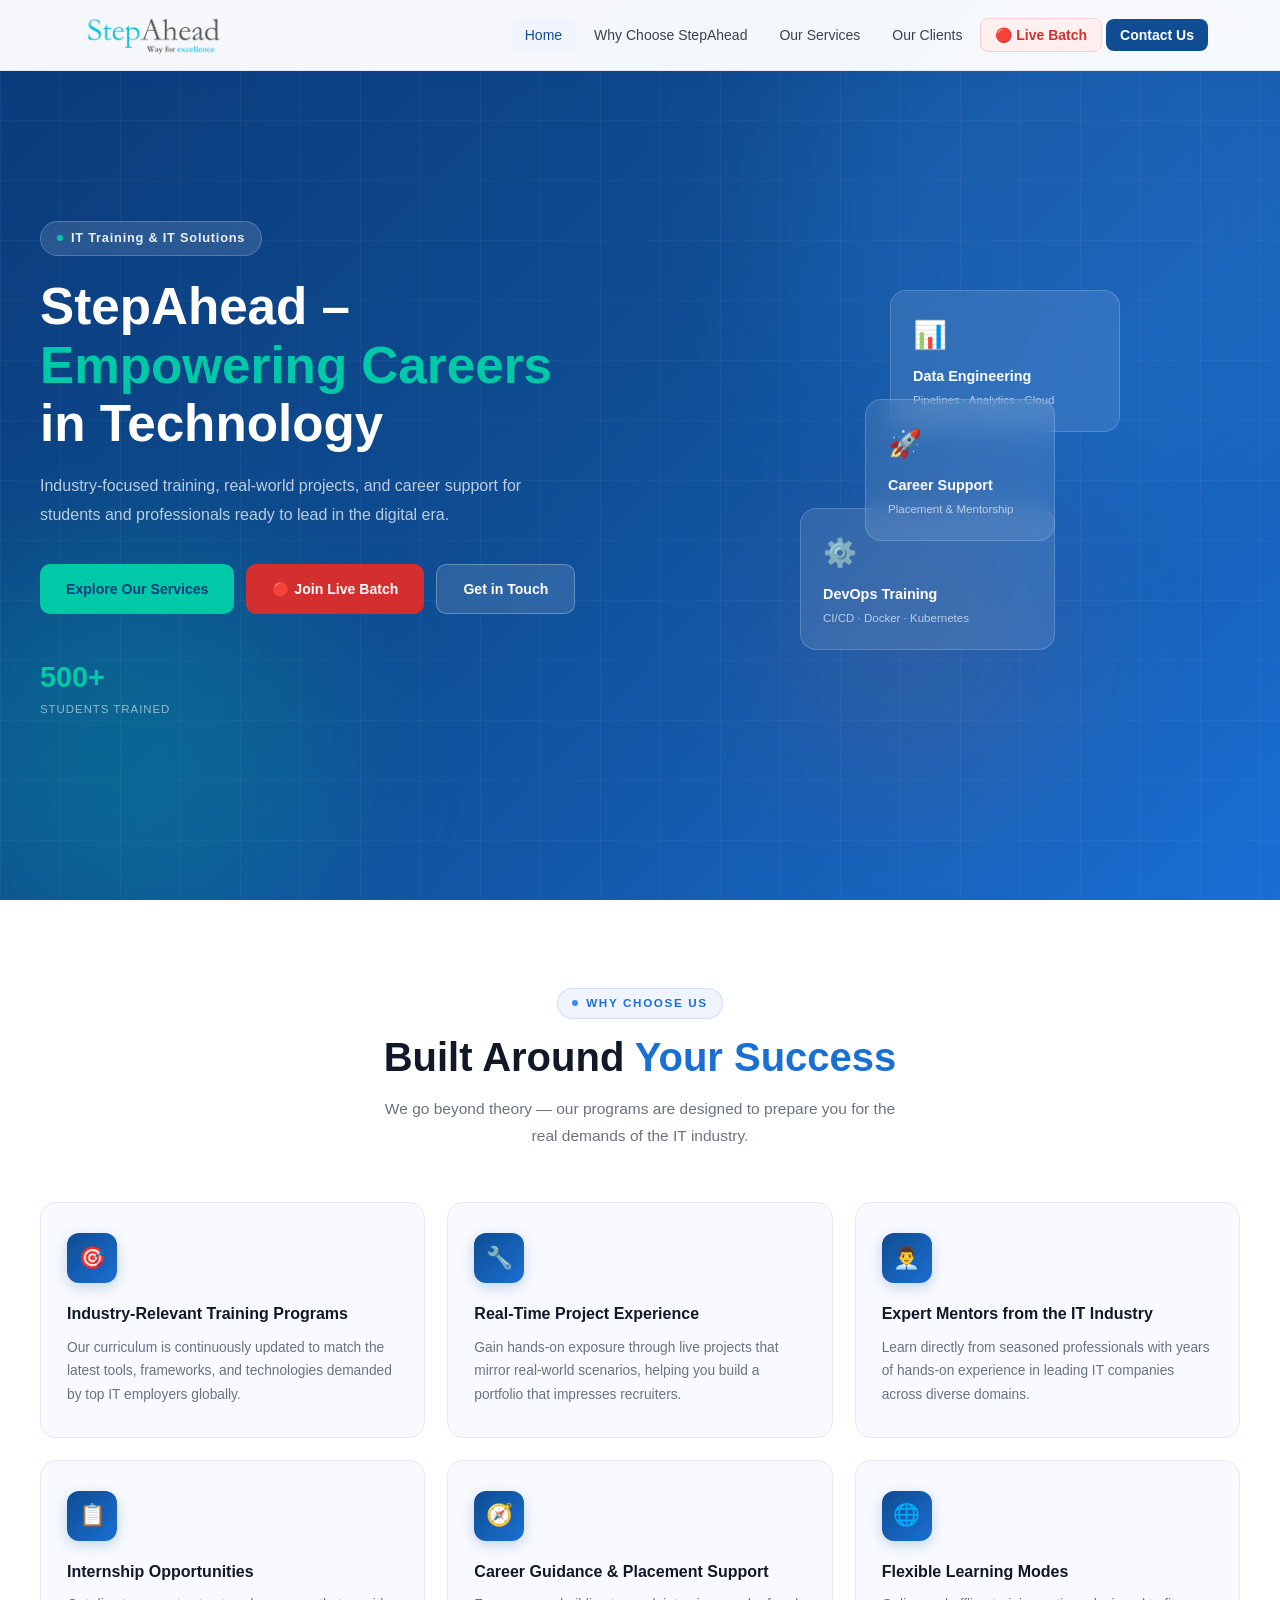
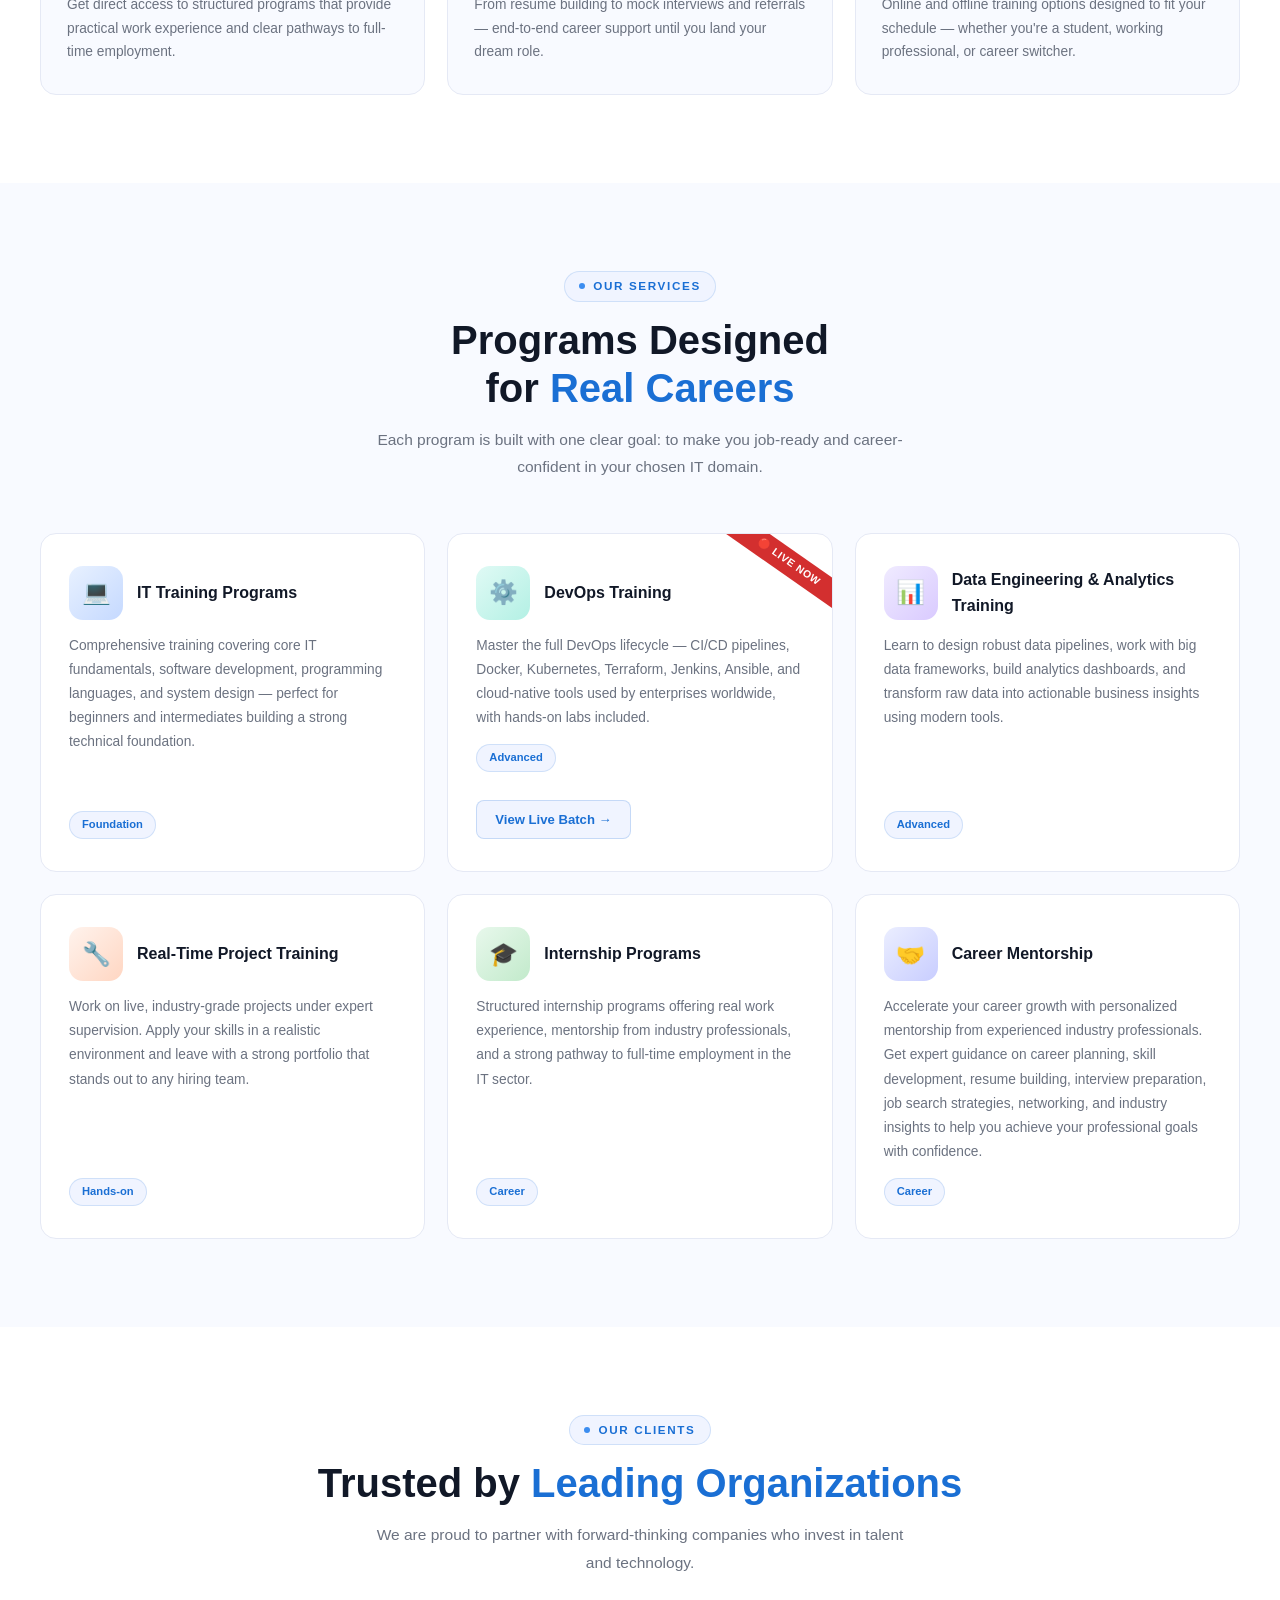
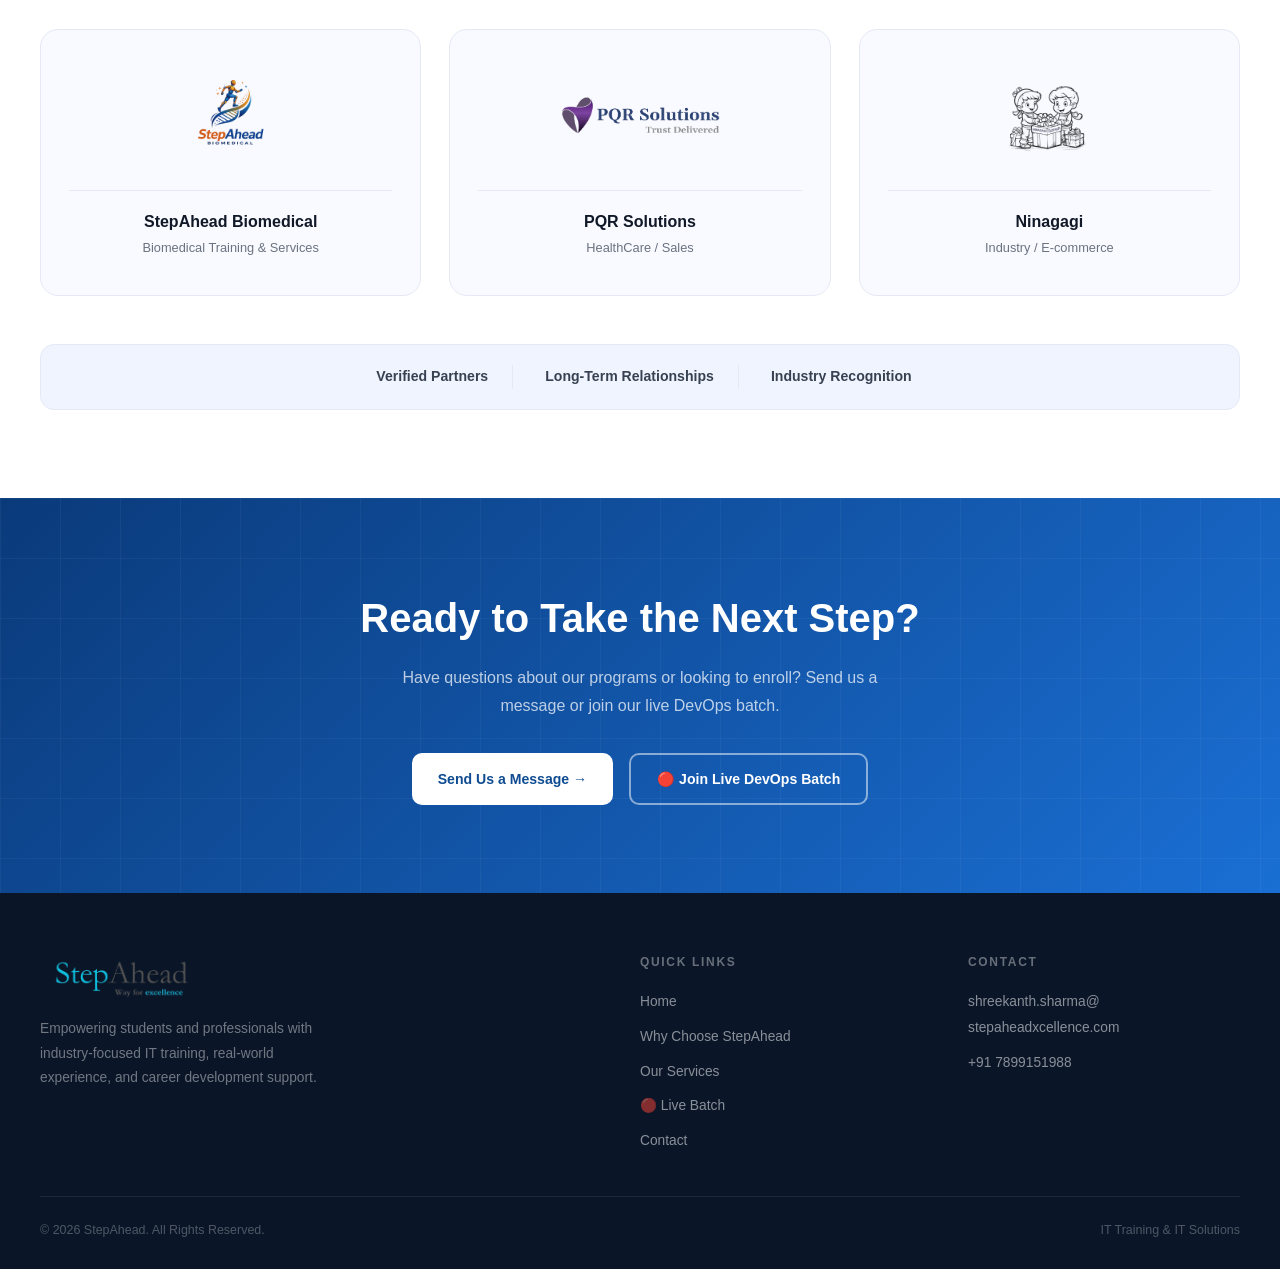
<file: index.html>
<!DOCTYPE html>
<html lang="en">
<head>
  <meta charset="UTF-8" />
  <meta name="viewport" content="width=device-width, initial-scale=1.0" />
  <title>StepAhead – Way for Excellence</title>
  <link rel="icon" href="Images/SAlogo.png">
  <link href="https://fonts.googleapis.com/css2?family=Inter:wght@300;400;500;600;700;800&family=Clash+Display:wght@500;600;700&display=swap" rel="stylesheet">
  <link rel="stylesheet" href="style.css" />
  <script src="https://checkout.razorpay.com/v1/checkout.js"></script>
</head>
<body>

  <nav>
    <div class="nav-inner">
      <a class="logo" href="#" onclick="showPage('home'); return false;">
        <img src="Images/stepahead_logo.png" class="logo-img">
      </a>
      <ul class="nav-links">
        <li><a href="#" onclick="showPage('home'); return false;" data-page="home" class="current">Home</a></li>
        <li><a href="#" onclick="showPage('home', 'why'); return false;" data-page="home">Why Choose StepAhead</a></li>
        <li><a href="#" onclick="showPage('home', 'services'); return false;" data-page="home">Our Services</a></li>
        <li><a href="#" onclick="showPage('home', 'clients'); return false;" data-page="home">Our Clients</a></li>
        <li><a href="#" onclick="showPage('livebatch'); return false;" data-page="livebatch" class="nav-live">&#128308; Live Batch</a></li>
        <li><a href="#" onclick="showPage('contact'); return false;" data-page="contact" class="nav-cta">Contact Us</a></li>
      </ul>
      <button class="hamburger" id="hamburger" onclick="toggleMobile()" aria-label="Menu">
        <span></span><span></span><span></span>
      </button>
    </div>
  </nav>

  <div class="mobile-menu" id="mobileMenu">
    <ul>
      <li><a href="#" onclick="showPage('home'); toggleMobile(); return false;">Home</a></li>
      <li><a href="#" onclick="showPage('home', 'why'); toggleMobile(); return false;">Why Choose StepAhead</a></li>
      <li><a href="#" onclick="showPage('home', 'services'); toggleMobile(); return false;">Our Services</a></li>
      <li><a href="#" onclick="showPage('home', 'clients'); toggleMobile(); return false;">Our Clients</a></li>
      <li><a href="#" onclick="showPage('livebatch'); toggleMobile(); return false;">&#128308; Live Batch</a></li>
      <li><a href="#" onclick="showPage('contact'); toggleMobile(); return false;">Contact Us</a></li>
    </ul>
  </div>

  <!-- HOME PAGE -->
  <div id="home" class="page active">
    <section class="hero">
      <div class="hero-blobs"><div class="blob blob-1"></div><div class="blob blob-2"></div><div class="blob blob-3"></div></div>
      <div class="hero-grid"></div>
      <div class="hero-inner container">
        <div class="hero-content">
          <div class="hero-tag"><span class="hero-tag-dot"></span>IT Training &amp; IT Solutions</div>
          <h1>StepAhead –<br><span>Empowering Careers</span><br>in Technology</h1>
          <p>Industry-focused training, real-world projects, and career support for students and professionals ready to lead in the digital era.</p>
          <div class="hero-btns">
            <a href="#" class="btn btn-primary" onclick="showPage('home', 'services'); return false;">Explore Our Services</a>
            <a href="#" class="btn btn-live pulse-btn" onclick="showPage('livebatch'); return false;">&#128308; Join Live Batch</a>
            <a href="#" class="btn btn-secondary" onclick="showPage('contact'); return false;">Get in Touch</a>
          </div>
          <div class="hero-stats">
            <div class="hstat"><div class="hstat-num">500+</div><div class="hstat-label">Students Trained</div></div>
          </div>
        </div>
        <div class="hero-visual">
          <div class="hero-cards-stack">
            <div class="hcard hcard-1"><div class="hcard-icon">&#9881;&#65039;</div><div class="hcard-title">DevOps Training</div><div class="hcard-sub">CI/CD · Docker · Kubernetes</div></div>
            <div class="hcard hcard-2"><div class="hcard-icon">&#128202;</div><div class="hcard-title">Data Engineering</div><div class="hcard-sub">Pipelines · Analytics · Cloud</div></div>
            <div class="hcard hcard-3"><div class="hcard-icon">&#128640;</div><div class="hcard-title">Career Support</div><div class="hcard-sub">Placement &amp; Mentorship</div></div>
          </div>
        </div>
      </div>
    </section>

    <section class="why-section" id="why">
      <div class="container">
        <div class="section-header text-center fade-up">
          <div class="section-label">Why Choose Us</div>
          <h2 class="section-title">Built Around <span>Your Success</span></h2>
          <p class="section-sub">We go beyond theory — our programs are designed to prepare you for the real demands of the IT industry.</p>
        </div>
        <div class="why-grid">
          <div class="why-card fade-up"><div class="why-icon">&#127919;</div><h3>Industry-Relevant Training Programs</h3><p>Our curriculum is continuously updated to match the latest tools, frameworks, and technologies demanded by top IT employers globally.</p></div>
          <div class="why-card fade-up"><div class="why-icon">&#128295;</div><h3>Real-Time Project Experience</h3><p>Gain hands-on exposure through live projects that mirror real-world scenarios, helping you build a portfolio that impresses recruiters.</p></div>
          <div class="why-card fade-up"><div class="why-icon">&#128104;&#8205;&#128188;</div><h3>Expert Mentors from the IT Industry</h3><p>Learn directly from seasoned professionals with years of hands-on experience in leading IT companies across diverse domains.</p></div>
          <div class="why-card fade-up"><div class="why-icon">&#128203;</div><h3>Internship Opportunities</h3><p>Get direct access to structured programs that provide practical work experience and clear pathways to full-time employment.</p></div>
          <div class="why-card fade-up"><div class="why-icon">&#129517;</div><h3>Career Guidance &amp; Placement Support</h3><p>From resume building to mock interviews and referrals — end-to-end career support until you land your dream role.</p></div>
          <div class="why-card fade-up"><div class="why-icon">&#127760;</div><h3>Flexible Learning Modes</h3><p>Online and offline training options designed to fit your schedule — whether you're a student, working professional, or career switcher.</p></div>
        </div>
      </div>
    </section>

    <section class="services-section" id="services">
      <div class="container">
        <div class="section-header text-center fade-up">
          <div class="section-label">Our Services</div>
          <h2 class="section-title">Programs Designed<br>for <span>Real Careers</span></h2>
          <p class="section-sub">Each program is built with one clear goal: to make you job-ready and career-confident in your chosen IT domain.</p>
        </div>
        <div class="services-grid">
          <div class="service-card fade-up">
            <div class="service-header"><div class="service-icon-wrap si-blue">&#128187;</div><h3>IT Training Programs</h3></div>
            <p>Comprehensive training covering core IT fundamentals, software development, programming languages, and system design — perfect for beginners and intermediates building a strong technical foundation.</p>
            <span class="service-tag">Foundation</span>
          </div>
          <div class="service-card fade-up" style="position:relative;overflow:hidden;">
            <div class="live-badge-corner">&#128308; LIVE NOW</div>
            <div class="service-header"><div class="service-icon-wrap si-teal">&#9881;&#65039;</div><h3>DevOps Training</h3></div>
            <p>Master the full DevOps lifecycle — CI/CD pipelines, Docker, Kubernetes, Terraform, Jenkins, Ansible, and cloud-native tools used by enterprises worldwide, with hands-on labs included.</p>
            <span class="service-tag">Advanced</span>
            <div style="margin-top:14px;"><a href="#" onclick="showPage('livebatch'); return false;" class="btn-know-more">View Live Batch &#8594;</a></div>
          </div>
          <div class="service-card fade-up">
            <div class="service-header"><div class="service-icon-wrap si-purple">&#128202;</div><h3>Data Engineering &amp; Analytics Training</h3></div>
            <p>Learn to design robust data pipelines, work with big data frameworks, build analytics dashboards, and transform raw data into actionable business insights using modern tools.</p>
            <span class="service-tag">Advanced</span>
          </div>
          <div class="service-card fade-up">
            <div class="service-header"><div class="service-icon-wrap si-orange">&#128295;</div><h3>Real-Time Project Training</h3></div>
            <p>Work on live, industry-grade projects under expert supervision. Apply your skills in a realistic environment and leave with a strong portfolio that stands out to any hiring team.</p>
            <span class="service-tag">Hands-on</span>
          </div>
          <div class="service-card fade-up">
            <div class="service-header"><div class="service-icon-wrap si-green">&#127891;</div><h3>Internship Programs</h3></div>
            <p>Structured internship programs offering real work experience, mentorship from industry professionals, and a strong pathway to full-time employment in the IT sector.</p>
            <span class="service-tag">Career</span>
          </div>
          <div class="service-card fade-up">
            <div class="service-header"><div class="service-icon-wrap si-indigo">&#129309;</div><h3>Career Mentorship</h3></div>
            <p>Accelerate your career growth with personalized mentorship from experienced industry professionals. Get expert guidance on career planning, skill development, resume building, interview preparation, job search strategies, networking, and industry insights to help you achieve your professional goals with confidence.</p>
            <span class="service-tag">Career</span>
          </div>
        </div>
      </div>
    </section>

    <section class="clients-section" id="clients">
      <div class="container">
        <div class="section-header text-center fade-up">
          <div class="section-label">Our Clients</div>
          <h2 class="section-title">Trusted by <span>Leading Organizations</span></h2>
          <p class="section-sub">We are proud to partner with forward-thinking companies who invest in talent and technology.</p>
        </div>
        <div class="clients-grid">
          <div class="client-card fade-up"><div class="client-logo-wrap"><img src="Images/stepaheadbiomedical.png" alt="Client 1" class="client-img" onerror="this.style.display='none'; this.nextElementSibling.style.display='flex';" /><div class="client-placeholder"><span class="client-placeholder-icon">&#127970;</span><span class="client-placeholder-text">stepaheadbiomedical</span></div></div><div class="client-info"><div class="client-name">StepAhead Biomedical</div><div class="client-desc">Biomedical Training &amp; Services</div></div></div>
          <div class="client-card fade-up"><div class="client-logo-wrap"><img src="Images/pqrs.png" alt="Client 2" class="client-img" onerror="this.style.display='none'; this.nextElementSibling.style.display='flex';" /><div class="client-placeholder"><span class="client-placeholder-icon">&#127970;</span><span class="client-placeholder-text">Pqrs</span></div></div><div class="client-info"><div class="client-name">PQR Solutions</div><div class="client-desc">HealthCare / Sales</div></div></div>
          <div class="client-card fade-up"><div class="client-logo-wrap"><img src="Images/ninagagi.png" alt="Client 3" class="client-img" onerror="this.style.display='none'; this.nextElementSibling.style.display='flex';" /><div class="client-placeholder"><span class="client-placeholder-icon">&#127970;</span><span class="client-placeholder-text">Ninagagi</span></div></div><div class="client-info"><div class="client-name">Ninagagi</div><div class="client-desc">Industry / E-commerce</div></div></div>
        </div>
        <div class="trust-strip fade-up">
          <div class="trust-item"><span class="trust-icon"></span> Verified Partners</div>
          <div class="trust-divider"></div>
          <div class="trust-item"><span class="trust-icon"></span> Long-Term Relationships</div>
          <div class="trust-divider"></div>
          <div class="trust-item"><span class="trust-icon"></span> Industry Recognition</div>
        </div>
      </div>
    </section>

    <section class="contact-cta">
      <div class="container">
        <h2>Ready to Take the Next Step?</h2>
        <p>Have questions about our programs or looking to enroll? Send us a message or join our live DevOps batch.</p>
        <div style="display:flex;gap:16px;justify-content:center;flex-wrap:wrap;">
          <a href="#" class="btn btn-white" onclick="showPage('contact'); return false;">Send Us a Message &#8594;</a>
          <a href="#" class="btn-live-outline" onclick="showPage('livebatch'); return false;">&#128308; Join Live DevOps Batch</a>
        </div>
      </div>
    </section>

    <footer>
      <div class="footer-inner">
        <div class="footer-grid">
          <div class="footer-brand"><a class="logo" href="#" onclick="showPage('home'); return false;"><img src="Images/stepahead_logo.png" class="logo-img"></a><p>Empowering students and professionals with industry-focused IT training, real-world experience, and career development support.</p></div>
          <div class="footer-col"><h4>Quick Links</h4><ul><li><a href="#" onclick="showPage('home'); return false;">Home</a></li><li><a href="#" onclick="showPage('home', 'why'); return false;">Why Choose StepAhead</a></li><li><a href="#" onclick="showPage('home', 'services'); return false;">Our Services</a></li><li><a href="#" onclick="showPage('livebatch'); return false;">&#128308; Live Batch</a></li><li><a href="#" onclick="showPage('contact'); return false;">Contact</a></li></ul></div>
          <div class="footer-col"><h4>Contact</h4><ul><li><a href="mailto:shreekanth.sharma@stepaheadxcellence.com">shreekanth.sharma@<br>stepaheadxcellence.com</a></li><li><a href="tel:+917899151988">+91 7899151988</a></li></ul></div>
        </div>
        <div class="footer-bottom"><p>&#169; 2026 StepAhead. All Rights Reserved.</p><p>IT Training &amp; IT Solutions</p></div>
      </div>
    </footer>
  </div> 

  <div id="livebatch" class="page">
    <div class="page-top-pad">

      <section class="course-hero">
        <div class="course-hero-bg"></div>
        <div class="container">
          <div class="live-badge-pill">&#128308; BATCH 3 — NOW ENROLLING</div>
          <h1 class="course-hero-title">DevOps Mastery<br><span>60-Day Live Training</span></h1>
          <p class="course-hero-sub">From Zero to Production-Ready Engineer — 1.5 Hours Daily Live Sessions </p>
          <div class="course-meta-strip">
            <div class="cmeta"><span class="cmeta-icon">&#128197;</span><span>60 Days</span></div>
            <div class="cmeta"><span class="cmeta-icon">&#9201;&#65039;</span><span>90 Min/Day</span></div>
            <div class="cmeta"><span class="cmeta-icon">&#129514;</span><span>50 Hands-On Labs</span></div>
            <div class="cmeta"><span class="cmeta-icon">&#127942;</span><span>Certificate</span></div>
          </div>
          <div class="course-hero-btns">
            <button class="btn-enroll-hero" onclick="openRegModal()">Enroll Now — &#8377;4,999</button>
            <a href="DevOps_60Day_Course.pdf" target="_blank" class="btn-brochure">&#128196; View Full Brochure</a>
          </div>
        </div>
      </section>

      <section class="tech-strip">
        <div class="container">
          <p class="tech-strip-label">Technologies You'll Master</p>
          <div class="tech-tags">
            <span>Linux</span><span>Docker</span><span>Kubernetes</span><span>Terraform</span>
            <span>Git &amp; GitHub</span><span>AWS</span><span>Azure</span><span>Jenkins</span>
            <span>Grafana</span><span>Prometheus</span><span>ArgoCD</span><span>DevSecOps</span>
          </div>
        </div>
      </section>

      <section class="course-section">
        <div class="container">
          <div class="section-header fade-up">
            <div class="section-label">Why This Course</div>
            <h2 class="section-title">Transform Your <span>Engineering Career</span></h2>
          </div>
          <div class="why-course-grid fade-up">
            <div class="why-course-text">
              <p>The world doesn't need more developers who simply write code. It needs engineers who understand how software breathes in production — how it is built, tested, secured, deployed, monitored, and scaled across thousands of nodes.</p>
              <p>Every module is built around real-world scenarios drawn from companies like <strong>Netflix, Amazon, Spotify, and Uber</strong> — the organizations that invented and refined the DevOps culture. You will not be watching theory slides. You will be building things.</p>
              <div class="stats-row">
                <div class="stat-box"><div class="stat-num">200x</div><div class="stat-txt">More frequent deployments</div></div>
                <div class="stat-box"><div class="stat-num">24x</div><div class="stat-txt">Faster incident recovery</div></div>
                <div class="stat-box"><div class="stat-num">50%</div><div class="stat-txt">Fewer production failures</div></div>
              </div>
              <p class="salary-note">&#128176; <strong>Salary Range:</strong> &#8377;06–40 LPA in India &nbsp;|&nbsp; $90K–$160K globally</p>
            </div>
            <div class="why-course-points">
              <div class="check-point"><span class="cp-icon">&#9989;</span><span>5 Hands-On Labs per module</span></div>
              <div class="check-point"><span class="cp-icon">&#9989;</span><span>Capstone project reviewed by mentors</span></div>
              <div class="check-point"><span class="cp-icon">&#9989;</span><span>GitHub portfolio you own outright</span></div>
              <div class="check-point"><span class="cp-icon">&#9989;</span><span>Session recordings available</span></div>
              <div class="check-point"><span class="cp-icon">&#9989;</span><span>Private community workspace</span></div>
              <div class="check-point"><span class="cp-icon">&#9989;</span><span>Weekly 1-on-1 mentor reviews</span></div>
              <div class="check-point"><span class="cp-icon">&#9989;</span><span>Course completion certificate</span></div>
              <div class="check-point"><span class="cp-icon">&#9989;</span><span>Lifetime access to course updates</span></div>
            </div>
          </div>
        </div>
      </section>

      <section class="course-section modules-section">
        <div class="container">
          <div class="section-header text-center fade-up">
            <div class="section-label">Course Curriculum</div>
            <h2 class="section-title">10 Modules · <span>60 Days</span></h2>
            <p class="section-sub">A structured journey from zero to production-ready engineer</p>
          </div>
          <div class="modules-grid fade-up">

            <div class="module-card">
              <div class="module-header"><div class="module-num">M1</div><div><div class="module-title">DevOps Foundations &amp; Culture</div><div class="module-days">Days 1–5</div></div></div>
              <p>CALMS framework, Three Ways, CI/CD pipeline model, SRE vs DevOps, DevSecOps introduction, and modern toolchain overview. Learn how Amazon deploys 10,000+ times per day.</p>
              <div class="module-tags"><span>CALMS</span><span>CI/CD</span><span>SRE</span></div>
            </div>

            <div class="module-card">
              <div class="module-header"><div class="module-num">M2</div><div><div class="module-title">Linux for DevOps Engineers</div><div class="module-days">Days 6–15</div></div></div>
              <p>Filesystem hierarchy, process management, networking fundamentals, shell scripting (2 deep-dive days), disk management, cron jobs, systemd, and Linux security hardening with SSH best practices.</p>
              <div class="module-tags"><span>Bash</span><span>Networking</span><span>Security</span></div>
            </div>

            <div class="module-card">
              <div class="module-header"><div class="module-num">M3</div><div><div class="module-title">Docker &amp; Containerization</div><div class="module-days">Days 16–22</div></div></div>
              <p>Namespaces, cgroups, Dockerfiles with multi-stage builds, volumes, networking, Docker Compose for multi-container apps, container registries, Trivy image scanning, and production best practices.</p>
              <div class="module-tags"><span>Docker</span><span>Compose</span><span>Trivy</span></div>
            </div>

            <div class="module-card">
              <div class="module-header"><div class="module-num">M4</div><div><div class="module-title">Kubernetes &amp; Orchestration</div><div class="module-days">Days 23–31</div></div></div>
              <p>Full K8s architecture, Pods/Deployments/Services, Ingress, Gateway API, ConfigMaps, Secrets, persistent storage (PV/PVC), RBAC, Helm, Kustomize, ArgoCD GitOps, and pod autoscaling (HPA/VPA/Cluster).</p>
              <div class="module-tags"><span>Kubernetes</span><span>Helm</span><span>ArgoCD</span></div>
            </div>

            <div class="module-card">
              <div class="module-header"><div class="module-num">M5</div><div><div class="module-title">Terraform &amp; Infrastructure as Code</div><div class="module-days">Days 32–38</div></div></div>
              <p>HCL deep dive, remote state with S3/DynamoDB locking, reusable modules, multi-environment patterns, Terraform in CI/CD pipelines, Open Policy Agent compliance, and drift detection.</p>
              <div class="module-tags"><span>Terraform</span><span>HCL</span><span>OPA</span></div>
            </div>

            <div class="module-card">
              <div class="module-header"><div class="module-num">M6</div><div><div class="module-title">Git, GitHub &amp; GitOps</div><div class="module-days">Days 39–45</div></div></div>
              <p>Git internals and object model, branching strategies (Gitflow, trunk-based, GitHub Flow), GitHub Actions CI/CD pipelines, OIDC auth, GitOps with ArgoCD and Flux, and custom GitHub Actions.</p>
              <div class="module-tags"><span>GitHub Actions</span><span>GitOps</span><span>ArgoCD</span></div>
            </div>

            <div class="module-card">
              <div class="module-header"><div class="module-num">M7</div><div><div class="module-title">AWS for DevOps Engineers</div><div class="module-days">Days 46–50</div></div></div>
              <p>VPC architecture, IAM in depth, EC2/ECS/EKS/Lambda, S3/RDS/DynamoDB, CodePipeline/CodeBuild/CodeDeploy, CloudWatch Container Insights, GuardDuty, Security Hub, and AWS cost optimization.</p>
              <div class="module-tags"><span>AWS</span><span>EKS</span><span>CodePipeline</span></div>
            </div>

            <div class="module-card">
              <div class="module-header"><div class="module-num">M8</div><div><div class="module-title">Azure DevOps &amp; Microsoft Cloud</div><div class="module-days">Days 51–55</div></div></div>
              <p>Azure Resource Manager, Bicep IaC, Azure AD and Managed Identities, AKS with Workload Identity, Azure DevOps YAML pipelines with approval gates, Azure Monitor, KQL queries, and Defender for Cloud.</p>
              <div class="module-tags"><span>Azure</span><span>AKS</span><span>Bicep</span></div>
            </div>

            <div class="module-card">
              <div class="module-header"><div class="module-num">M9</div><div><div class="module-title">Jenkins &amp; Advanced CI/CD</div><div class="module-days">Days 56–58</div></div></div>
              <p>Jenkins architecture with JCasC, Declarative pipelines, Shared Libraries for reusable pipeline code, dynamic Kubernetes agents, Kaniko builds (no privileged mode), pipeline security with HashiCorp Vault.</p>
              <div class="module-tags"><span>Jenkins</span><span>Kaniko</span><span>Vault</span></div>
            </div>

            <div class="module-card">
              <div class="module-header"><div class="module-num">M10</div><div><div class="module-title">Grafana, Prometheus &amp; Observability</div><div class="module-days">Days 59–60</div></div></div>
              <p>Prometheus data model, PromQL, kube-prometheus stack, Grafana dashboards and unified alerting, Loki for log aggregation, Tempo for distributed tracing, and OpenTelemetry as the modern instrumentation standard.</p>
              <div class="module-tags"><span>Prometheus</span><span>Grafana</span><span>OpenTelemetry</span></div>
            </div>

            <div class="module-card module-capstone">
              <div class="module-header"><div class="module-num cap">&#127942;</div><div><div class="module-title">Capstone: Production-Ready Platform</div><div class="module-days">Final Week</div></div></div>
              <p>Build a complete production-grade platform integrating every tool: Terraform-provisioned cloud infra, secure Kubernetes cluster, Jenkins + GitHub Actions CI/CD, microservices in Docker, GitOps via ArgoCD, and full Prometheus + Grafana + Loki + Tempo observability stack with security scanning at every stage.</p>
              <div class="module-tags"><span>All Tools</span><span>Portfolio Project</span><span>30-min Demo</span></div>
            </div>

          </div>

          <div class="brochure-cta fade-up">
            <p>Want the complete day-by-day breakdown with all 50 hands-on labs?</p>
            <a href="DevOps_60Day_Course.pdf" target="_blank" class="btn-brochure-lg">&#128196; Download Full Course Brochure</a>
          </div>
        </div>
      </section>

      <section class="pricing-section">
        <div class="container">
          <div class="section-header text-center fade-up">
            <div class="section-label">Enroll Now</div>
            <h2 class="section-title">Join <span>Batch 3</span></h2>
            <p class="section-sub">Limited to 30 seats. Sessions run Mon–Sat, 90 min/day. Recordings available.</p>
          </div>
          <div class="pricing-card fade-up">
            <div class="pricing-badge">Most Popular</div>
            <div class="pricing-top">
              <div class="pricing-icon">&#9881;&#65039;</div>
              <div class="pricing-name">DevOps Mastery — Batch 3</div>
              <div class="pricing-duration">60 Days · Live · 1.5 hrs/day</div>
            </div>
            <div class="pricing-amount">
              <span class="price-currency">&#8377;</span>
              <span class="price-value">4,999</span>
              <span class="price-note">one-time</span>
            </div>
            <ul class="pricing-features">
              <li>&#9989; 60 live instructor-led sessions with recordings</li>
              <li>&#9989; 50 hands-on labs across 10 modules</li>
              <li>&#9989; Private community workspace</li>
              <li>&#9989; All course materials &amp; code repositories</li>
              <li>&#9989; Weekly 1-on-1 progress reviews with mentor</li>
              <li>&#9989; Capstone project review &amp; 30-min demo</li>
              <li>&#9989; Course completion certificate</li>
              <li>&#9989; GitHub portfolio repository you own</li>
              <li>&#9989; Lifetime access to course updates</li>
            </ul>
            <button class="btn-enroll-main" onclick="openRegModal()">Enroll &amp; Pay &#8377;4,999</button>
            <p class="pricing-note">Secure payment via Razorpay · UPI / Card / Net Banking accepted</p>
          </div>
        </div>
      </section>

      <footer>
        <div class="footer-inner">
          <div class="footer-grid">
            <div class="footer-brand"><a class="logo" href="#" onclick="showPage('home'); return false;"><img src="Images/stepahead_logo.png" class="logo-img"></a><p>Empowering students and professionals with industry-focused IT training and career development support.</p></div>
            <div class="footer-col"><h4>Quick Links</h4><ul><li><a href="#" onclick="showPage('home'); return false;">Home</a></li><li><a href="#" onclick="showPage('livebatch'); return false;">Live Batch</a></li><li><a href="#" onclick="showPage('home', 'services'); return false;">Our Services</a></li><li><a href="#" onclick="showPage('contact'); return false;">Contact</a></li></ul></div>
            <div class="footer-col"><h4>Contact</h4><ul><li><a href="mailto:shreekanth.sharma@stepaheadxcellence.com">shreekanth.sharma@<br>stepaheadxcellence.com</a></li><li><a href="tel:+917899151988">+91 7899151988</a></li></ul></div>
          </div>
          <div class="footer-bottom"><p>&#169; 2026 StepAhead. All Rights Reserved.</p><p>IT Training &amp; IT Solutions</p></div>
        </div>
      </footer>
    </div>
  </div>


  <div id="contact" class="page">
    <div class="page-top-pad">
      <div class="page-hero">
        <div class="container">
          <div class="section-label">Get in Touch</div>
          <h1>Send Us a Message</h1>
          <p>Have a question about our programs, courses, or career support? Fill in the form below and our team will get back to you within 24 hours.</p>
        </div>
      </div>
      <div class="contact-body">
        <div class="contact-grid">
          <div class="cinfo-block fade-up">
            <h3>Contact Information</h3>
            <div class="cinfo-item"><div class="cinfo-icon">&#128231;</div><div><div class="cinfo-label">Email</div><div class="cinfo-val">shreekanth.sharma@stepaheadxcellence.com</div></div></div>
            <div class="cinfo-item"><div class="cinfo-icon">&#128222;</div><div><div class="cinfo-label">Phone</div><div class="cinfo-val">+91 7899151988</div></div></div>
            <div class="cinfo-item"><div class="cinfo-icon">&#127760;</div><div><div class="cinfo-label">Website</div><div class="cinfo-val">stepaheadxcellence.com</div></div></div>
            <div class="cinfo-item"><div class="cinfo-icon">&#128205;</div><div><div class="cinfo-label">Location</div><div class="cinfo-val">No. 59/22, 2nd floor, Kamakya Layout, Bangalore - 560085</div></div></div>
            <div class="cinfo-item"><div class="cinfo-icon">&#128336;</div><div><div class="cinfo-label">Office Hours</div><div class="cinfo-val">Mon – Sat: 9:00 AM – 9:00 PM IST</div></div></div>
          </div>
          <div class="form-card fade-up">
            <div id="contactFormInner">
              <div class="form-card-title">Send Us a Message</div>
              <div class="form-card-sub">We'd love to hear from you. Fields marked * are required.</div>
              <form id="contactForm" action="https://formspree.io/f/xreyggek" method="POST" onsubmit="handleFormSubmit(event)">
                <input type="hidden" name="_replyto" id="replyToField" value="" />
                <div class="form-row">
                  <div class="form-group"><label for="fname">Full Name *</label><input type="text" id="fname" name="name" placeholder="Your full name" required /></div>
                  <div class="form-group"><label for="femail">Email Address *</label><input type="email" id="femail" name="email" placeholder="your@email.com" required oninput="document.getElementById('replyToField').value = this.value" /></div>
                </div>
                <div class="form-group"><label for="fphone">Phone Number</label><input type="tel" id="fphone" name="phone" placeholder="+91 00000 00000" /></div>
                <div class="form-group"><label for="fsubject">Subject *</label>
                  <select id="fsubject" name="subject" required>
                    <option value="">What can we help you with?</option>
                    <option>DevOps Mastery – Live Batch Enquiry</option>
                    <option>IT Training Programs</option>
                    <option>Data Engineering &amp; Analytics Training</option>
                    <option>Real-Time Project Training</option>
                    <option>Internship Programs</option>
                    <option>Career Mentorship</option>
                    <option>General Enquiry</option>
                  </select>
                </div>
                <div class="form-group"><label for="fmessage">Message *</label><textarea id="fmessage" name="message" placeholder="Tell us more about what you're looking for..." required></textarea></div>
                <button type="submit" class="btn-submit" id="submitBtn">Send Message &#8594;</button>
                <p class="form-note">Your message is sent securely via Formspree directly to our team.</p>
              </form>
            </div>
            <div class="form-success-msg" id="formSuccess">
              <div class="check"></div>
              <h3>Message Sent Successfully!</h3>
              <p>Thank you for reaching out to StepAhead. We'll get back to you within 24 business hours at <strong>shreekanth.sharma@stepaheadxcellence.com</strong>.</p>
            </div>
          </div>
        </div>
      </div>
      <footer>
        <div class="footer-inner">
          <div class="footer-grid">
            <div class="footer-brand"><a class="logo" href="#" onclick="showPage('home'); return false;"><img src="Images/stepahead_logo.png" class="logo-img"></a><p>Empowering students and professionals with industry-focused IT training and career development support.</p></div>
            <div class="footer-col"><h4>Quick Links</h4><ul><li><a href="#" onclick="showPage('home'); return false;">Home</a></li><li><a href="#" onclick="showPage('home', 'why'); return false;">Why Choose StepAhead</a></li><li><a href="#" onclick="showPage('home', 'services'); return false;">Our Services</a></li><li><a href="#" onclick="showPage('livebatch'); return false;">Live Batch</a></li><li><a href="#" onclick="showPage('contact'); return false;">Contact</a></li></ul></div>
            <div class="footer-col"><h4>Contact</h4><ul><li><a href="mailto:shreekanth.sharma@stepaheadxcellence.com">shreekanth.sharma@<br>stepaheadxcellence.com</a></li></ul></div>
          </div>
          <div class="footer-bottom"><p>&#169; 2026 StepAhead. All Rights Reserved.</p><p>IT Training &amp; IT solutions</p></div>
        </div>
      </footer>
    </div>
  </div>


  
  <div id="regModal" class="modal-overlay" onclick="closeRegModal(event)">
    <div class="modal-box">
      <button class="modal-close" onclick="closeRegModalDirect()">&times;</button>
      <div id="regFormWrap">
        <div class="modal-header">
          <div class="modal-badge">&#128308; Batch 3 — DevOps Mastery</div>
          <h2>Register &amp; Enroll</h2>
          <p>Fill in your details. After registration you'll be redirected to complete payment of <strong>&#8377;4,999</strong> via Razorpay.</p>
        </div>
        <form id="regForm" onsubmit="handleRegistration(event)">
          <div class="form-group">
            <label for="reg_name">Full Name *</label>
            <input type="text" id="reg_name" name="name" placeholder="Your full name" required />
          </div>
          <div class="form-group">
            <label for="reg_email">Email Address (Gmail preferred) *</label>
            <input type="email" id="reg_email" name="email" placeholder="yourname@gmail.com" required />
          </div>
          <div class="form-group">
            <label for="reg_phone">Contact Number *</label>
            <input type="tel" id="reg_phone" name="phone" placeholder="+91 00000 00000" required />
          </div>
          <div class="form-group">
            <label for="reg_org">College / Organisation *</label>
            <input type="text" id="reg_org" name="organisation" placeholder="e.g. VTU / TCS / Infosys" required />
          </div>
          <button type="submit" class="btn-enroll-main" id="regSubmitBtn" style="width:100%;">Proceed to Payment &#8594;</button>
          <p class="form-note">Your data is sent directly to our team at shreekanth.sharma@stepaheadxcellence.com. Secure payment via Razorpay.</p>
        </form>
      </div>
      <div id="regSuccess" style="display:none;" class="form-success-msg">
        <div class="check"></div>
        <h3>Registration Received!</h3>
        <p>Thank you <span id="reg_success_name" style="font-weight:700;color:var(--blue);"></span>! Your details have been sent to our team. Completing payment now...</p>
      </div>
    </div>
  </div>

  <script src="script.js"></script>
</body>
</html>
</file>
<file: style.css>
/* ═══════════════════════════════════════════════
   StepAheadXcellence — style.css
   ═══════════════════════════════════════════════ */

/* ── RESET & VARIABLES ── */
*, *::before, *::after { margin: 0; padding: 0; box-sizing: border-box; }

:root {
  --blue:       #0f4c91;
  --blue-mid:   #1a6fd4;
  --blue-light: #3b8df0;
  --accent:     #00c9a7;
  --bg:         #f8faff;
  --surface:    #ffffff;
  --surface2:   #f0f4ff;
  --text:       #111827;
  --text-mid:   #374151;
  --text-muted: #6b7280;
  --border:     #e5e9f5;
  --shadow:     0 4px 24px rgba(15, 76, 145, 0.10);
  --shadow-lg:  0 12px 48px rgba(15, 76, 145, 0.16);
}

html { scroll-behavior: smooth; }

body {
  font-family: 'Plus Jakarta Sans', sans-serif;
  background: var(--bg);
  color: var(--text);
  line-height: 1.6;
  overflow-x: hidden;
}

::-webkit-scrollbar { width: 6px; }
::-webkit-scrollbar-track { background: var(--bg); }
::-webkit-scrollbar-thumb { background: var(--blue-mid); border-radius: 3px; }


/* ═══════════════════════════════════════════════
   PAGE SWITCHING
   ═══════════════════════════════════════════════ */
.page { display: none; }
.page.active { display: block; }


/* ═══════════════════════════════════════════════
   NAVIGATION
   ═══════════════════════════════════════════════ */
nav {
  position: fixed; top: 0; left: 0; right: 0; z-index: 1000;
  background: rgba(255, 255, 255, 0.96);
  backdrop-filter: blur(16px);
  border-bottom: 1px solid var(--border);
  box-shadow: 0 2px 20px rgba(15, 76, 145, 0.06);
}
.nav-inner {
  max-width: 1200px; margin: 0 auto; padding: 0 32px;
  display: flex; align-items: center; justify-content: space-between;
  height: 70px;
}
.logo {
  font-family: 'Syne', sans-serif; font-size: 1.25rem; font-weight: 800;
  color: var(--blue); text-decoration: none;
  display: flex; align-items: center; gap: 8px; white-space: nowrap;
}

.logo-img{
  height: 50px;
  width: auto;
  margin-right: 8px;
  margin-left: 8px;
  vertical-align: middle;
}

.nav-links { display: flex; align-items: center; gap: 4px; list-style: none; }
.nav-links a {
  text-decoration: none; font-size: 0.875rem; font-weight: 500;
  color: var(--text-mid); padding: 8px 14px; border-radius: 8px;
  transition: all 0.2s; cursor: pointer;
}
.nav-links a:hover,
.nav-links a.current { color: var(--blue); background: var(--surface2); }
.nav-links .nav-cta {
  background: var(--blue); color: #fff !important; font-weight: 600;
}
.nav-links .nav-cta:hover {
  background: var(--blue-mid);
  transform: translateY(-1px);
  box-shadow: 0 4px 14px rgba(15, 76, 145, 0.3);
}
.hamburger {
  display: none; flex-direction: column; gap: 5px;
  cursor: pointer; padding: 6px; background: none; border: none;
}
.hamburger span {
  display: block; width: 22px; height: 2px;
  background: var(--blue); border-radius: 2px; transition: all 0.3s;
}
.mobile-menu {
  display: none; position: fixed; top: 70px; left: 0; right: 0;
  background: #fff; border-bottom: 1px solid var(--border);
  padding: 16px 32px 24px; z-index: 999;
  box-shadow: 0 8px 24px rgba(0, 0, 0, 0.08);
}
.mobile-menu.open { display: block; }
.mobile-menu ul { list-style: none; display: flex; flex-direction: column; gap: 4px; }
.mobile-menu a {
  display: block; padding: 12px 16px; border-radius: 8px;
  text-decoration: none; color: var(--text-mid); font-weight: 500;
  transition: all 0.2s; cursor: pointer;
}
.mobile-menu a:hover { background: var(--surface2); color: var(--blue); }


/* ═══════════════════════════════════════════════
   HERO
   ═══════════════════════════════════════════════ */
.hero {
  min-height: 100vh; display: flex; align-items: center;
  padding: 120px 32px 80px;
  position: relative; overflow: hidden;
  background: linear-gradient(135deg, #0a3a7a 0%, #0f4c91 45%, #1a6fd4 100%);
}
.hero-blobs { position: absolute; inset: 0; overflow: hidden; pointer-events: none; }
.blob { position: absolute; border-radius: 50%; filter: blur(80px); }
.blob-1 { width: 600px; height: 600px; background: #3b8df0; top: -100px; right: -100px; opacity: 0.22; }
.blob-2 { width: 400px; height: 400px; background: #00c9a7; bottom: -50px; left: -80px; opacity: 0.22; }
.blob-3 { width: 300px; height: 300px; background: #ff6b35; bottom: 100px; right: 200px; opacity: 0.10; }
.hero-grid {
  position: absolute; inset: 0;
  background-image:
    linear-gradient(rgba(255,255,255,0.04) 1px, transparent 1px),
    linear-gradient(90deg, rgba(255,255,255,0.04) 1px, transparent 1px);
  background-size: 60px 60px;
}
.hero-inner {
  max-width: 1200px; margin: 0 auto; width: 100%;
  display: grid; grid-template-columns: 1fr 1fr; gap: 80px;
  align-items: center; position: relative; z-index: 2;
}
.hero-tag {
  display: inline-flex; align-items: center; gap: 8px;
  background: rgba(255,255,255,0.12); border: 1px solid rgba(255,255,255,0.2);
  color: rgba(255,255,255,0.9); padding: 6px 16px; border-radius: 100px;
  font-size: 0.8rem; font-weight: 600; letter-spacing: 0.06em;
  margin-bottom: 22px; backdrop-filter: blur(8px);
}
.hero-tag-dot {
  width: 6px; height: 6px; background: var(--accent);
  border-radius: 50%; animation: pulse 2s ease infinite; flex-shrink: 0;
}
@keyframes pulse {
  0%, 100% { transform: scale(1); opacity: 1; }
  50%       { transform: scale(1.5); opacity: 0.5; }
}
.hero-content h1 {
  font-family: 'Syne', sans-serif;
  font-size: clamp(2rem, 4vw, 3.2rem); font-weight: 800;
  color: #fff; line-height: 1.15; margin-bottom: 18px;
}
.hero-content h1 span { color: var(--accent); }
.hero-content p {
  font-size: 1rem; color: rgba(255,255,255,0.72);
  line-height: 1.8; margin-bottom: 34px; max-width: 500px;
}
.hero-btns { display: flex; gap: 12px; flex-wrap: wrap; }
.hero-stats { display: flex; gap: 32px; margin-top: 40px; flex-wrap: wrap; }
.hstat-num {
  font-family: 'Syne', sans-serif; font-size: 1.8rem; font-weight: 800; color: var(--accent);
}
.hstat-label {
  font-size: 0.72rem; color: rgba(255,255,255,0.55);
  letter-spacing: 0.08em; text-transform: uppercase;
}

/* Hero floating cards */
.hero-visual { display: flex; justify-content: center; align-items: center; }
.hero-cards-stack { position: relative; width: 320px; height: 360px; }
.hcard {
  position: absolute;
  background: rgba(255,255,255,0.1); backdrop-filter: blur(12px);
  border: 1px solid rgba(255,255,255,0.18); border-radius: 16px;
  padding: 22px; color: #fff;
}
.hcard-1 { bottom: 0; left: 0; width: 255px; animation: float1 4s ease-in-out infinite; }
.hcard-2 { top: 0; right: 0; width: 230px; animation: float2 5s ease-in-out infinite; }
.hcard-3 {
  top: 50%; left: 50%; transform: translate(-50%, -50%);
  width: 190px; animation: float3 4.5s ease-in-out infinite;
}
@keyframes float1 { 0%,100% { transform: translateY(0); } 50% { transform: translateY(-10px); } }
@keyframes float2 { 0%,100% { transform: translateY(0); } 50% { transform: translateY(10px); } }
@keyframes float3 {
  0%,100% { transform: translate(-50%, -50%); }
  50%     { transform: translate(-50%, calc(-50% - 8px)); }
}
.hcard-icon { font-size: 1.7rem; margin-bottom: 8px; }
.hcard-title { font-weight: 700; font-size: 0.9rem; margin-bottom: 3px; }
.hcard-sub { font-size: 0.72rem; opacity: 0.65; }


/* ═══════════════════════════════════════════════
   SHARED SECTION STYLES
   ═══════════════════════════════════════════════ */
section { padding: 88px 32px; }
.container { max-width: 1200px; margin: 0 auto; }

.section-label {
  display: inline-flex; align-items: center; gap: 8px;
  font-size: 0.73rem; font-weight: 700; letter-spacing: 0.14em; text-transform: uppercase;
  color: var(--blue-mid); background: var(--surface2);
  border: 1px solid rgba(26, 111, 212, 0.15);
  padding: 5px 14px; border-radius: 100px; margin-bottom: 14px;
}
.section-label::before {
  content: ''; width: 6px; height: 6px;
  background: var(--blue-light); border-radius: 50%; display: block;
}
.section-title {
  font-family: 'Syne', sans-serif;
  font-size: clamp(1.75rem, 3.2vw, 2.5rem); font-weight: 800;
  color: var(--text); line-height: 1.2; margin-bottom: 14px;
}
.section-title span { color: var(--blue-mid); }
.section-sub { font-size: 0.97rem; color: var(--text-muted); max-width: 530px; line-height: 1.78; }
.section-header { margin-bottom: 52px; }
.text-center { text-align: center; }
.text-center .section-sub { margin: 0 auto; }

/* Shared buttons */
.btn {
  display: inline-flex; align-items: center; gap: 8px;
  padding: 13px 26px; border-radius: 10px;
  font-family: 'Plus Jakarta Sans', sans-serif; font-size: 0.88rem; font-weight: 600;
  text-decoration: none; border: none; cursor: pointer; transition: all 0.25s;
}
.btn-primary { background: var(--accent); color: #0a3a7a; }
.btn-primary:hover { background: #00b894; transform: translateY(-2px); box-shadow: 0 8px 24px rgba(0,201,167,0.4); }
.btn-secondary { background: rgba(255,255,255,0.12); color: #fff; border: 1px solid rgba(255,255,255,0.28); backdrop-filter: blur(8px); }
.btn-secondary:hover { background: rgba(255,255,255,0.22); transform: translateY(-2px); }
.btn-white { background: #fff; color: var(--blue); font-weight: 700; }
.btn-white:hover { background: #f0f4ff; transform: translateY(-2px); box-shadow: 0 8px 24px rgba(0,0,0,0.15); }


/* ═══════════════════════════════════════════════
   WHY CHOOSE STEPAHEAD
   ═══════════════════════════════════════════════ */
.why-section { background: var(--surface); }
.why-grid { display: grid; grid-template-columns: repeat(3, 1fr); gap: 22px; }
.why-card {
  background: var(--bg); border: 1px solid var(--border);
  border-radius: 16px; padding: 30px 26px;
  transition: all 0.3s; position: relative; overflow: hidden;
}
.why-card::before {
  content: ''; position: absolute; top: 0; left: 0; right: 0; height: 3px;
  background: linear-gradient(90deg, var(--blue-mid), var(--accent));
  transform: scaleX(0); transform-origin: left; transition: transform 0.35s;
}
.why-card:hover { transform: translateY(-4px); box-shadow: var(--shadow-lg); border-color: rgba(26,111,212,0.2); }
.why-card:hover::before { transform: scaleX(1); }
.why-icon {
  width: 50px; height: 50px; border-radius: 12px;
  background: linear-gradient(135deg, var(--blue), var(--blue-mid));
  display: flex; align-items: center; justify-content: center;
  font-size: 1.35rem; margin-bottom: 18px;
  box-shadow: 0 4px 14px rgba(15, 76, 145, 0.22);
}
.why-card h3 { font-weight: 700; font-size: 1rem; color: var(--text); margin-bottom: 9px; }
.why-card p { font-size: 0.86rem; color: var(--text-muted); line-height: 1.72; }


/* ═══════════════════════════════════════════════
   OUR SERVICES
   ═══════════════════════════════════════════════ */
.services-section { background: var(--bg); }
.services-grid { display: grid; grid-template-columns: repeat(auto-fit, minmax(310px, 1fr)); gap: 22px; }
.service-card {
  background: var(--surface); border: 1px solid var(--border);
  border-radius: 16px; padding: 32px 28px;
  transition: all 0.3s; display: flex; flex-direction: column; gap: 14px;
}
.service-card:hover { transform: translateY(-5px); box-shadow: var(--shadow-lg); border-color: rgba(26,111,212,0.22); }
.service-header { display: flex; align-items: center; gap: 14px; }
.service-icon-wrap {
  width: 54px; height: 54px; border-radius: 14px;
  display: flex; align-items: center; justify-content: center;
  font-size: 1.45rem; flex-shrink: 0;
}
.si-blue   { background: linear-gradient(135deg, #e8f1ff, #c5d9ff); }
.si-teal   { background: linear-gradient(135deg, #e0faf5, #b3f0e4); }
.si-orange { background: linear-gradient(135deg, #fff3ed, #ffd6c2); }
.si-purple { background: linear-gradient(135deg, #f0ebff, #d9caff); }
.si-green  { background: linear-gradient(135deg, #e8f8ec, #c2eacb); }
.si-indigo { background: linear-gradient(135deg, #ebeeff, #c8cdff); }
.service-card h3 { font-weight: 700; font-size: 1rem; color: var(--text); }
.service-card p { font-size: 0.86rem; color: var(--text-muted); line-height: 1.75; }
.service-tag {
  display: inline-block; font-size: 0.7rem; font-weight: 600;
  color: var(--blue-mid); background: var(--surface2);
  border: 1px solid rgba(26,111,212,0.15);
  padding: 4px 12px; border-radius: 100px;
  align-self: flex-start; margin-top: auto;
}


/* ═══════════════════════════════════════════════
   OUR CLIENTS
   ═══════════════════════════════════════════════ */
.clients-section { background: var(--surface); }

.clients-grid {
  display: grid;
  grid-template-columns: repeat(3, 1fr);
  gap: 28px;
  margin-bottom: 48px;
}

.client-card {
  background: var(--bg);
  border: 1px solid var(--border);
  border-radius: 18px;
  padding: 36px 28px;
  text-align: center;
  transition: all 0.3s;
  position: relative;
  overflow: hidden;
}
.client-card::before {
  content: '';
  position: absolute; top: 0; left: 0; right: 0; height: 3px;
  background: linear-gradient(90deg, var(--blue-mid), var(--accent));
  transform: scaleX(0); transform-origin: left; transition: transform 0.35s;
}
.client-card:hover {
  transform: translateY(-5px);
  box-shadow: var(--shadow-lg);
  border-color: rgba(26, 111, 212, 0.22);
}
.client-card:hover::before { transform: scaleX(1); }

.client-logo-wrap {
  width: 160px; height: 100px;
  margin: 0 auto 24px;
  display: flex; align-items: center; justify-content: center;
  position: relative;
}

.client-img {
  max-width: 100%; max-height: 100%;
  object-fit: contain;
  display: block;
  filter: grayscale(20%);
  transition: filter 0.3s;
}
.client-card:hover .client-img { filter: grayscale(0%); }

/* Placeholder shown when image fails or isn't yet set */
.client-placeholder {
  display: none;               /* shown via onerror JS */
  flex-direction: column;
  align-items: center; justify-content: center;
  width: 100%; height: 100%;
  background: var(--surface2);
  border: 2px dashed var(--border);
  border-radius: 12px;
  gap: 8px;
}
.client-placeholder-icon { font-size: 2rem; opacity: 0.45; }
.client-placeholder-text {
  font-size: 0.72rem; font-weight: 600;
  color: var(--text-muted); letter-spacing: 0.06em;
  text-transform: uppercase;
}

.client-info { border-top: 1px solid var(--border); padding-top: 18px; }
.client-name {
  font-weight: 700; font-size: 1rem; color: var(--text); margin-bottom: 4px;
}
.client-desc { font-size: 0.8rem; color: var(--text-muted); }

/* Trust badge strip */
.trust-strip {
  display: flex; align-items: center; justify-content: center;
  gap: 24px; flex-wrap: wrap;
  background: var(--surface2);
  border: 1px solid var(--border);
  border-radius: 14px;
  padding: 20px 32px;
}
.trust-item {
  display: flex; align-items: center; gap: 8px;
  font-size: 0.88rem; font-weight: 600; color: var(--text-mid);
}
.trust-icon { font-size: 1rem; }
.trust-divider {
  width: 1px; height: 24px; background: var(--border);
  flex-shrink: 0;
}


/* ═══════════════════════════════════════════════
   CONTACT CTA BANNER
   ═══════════════════════════════════════════════ */
.contact-cta {
  background: linear-gradient(135deg, #0a3a7a, #1a6fd4);
  padding: 88px 32px; text-align: center;
  position: relative; overflow: hidden;
}
.contact-cta::before {
  content: ''; position: absolute; inset: 0;
  background-image:
    linear-gradient(rgba(255,255,255,0.04) 1px, transparent 1px),
    linear-gradient(90deg, rgba(255,255,255,0.04) 1px, transparent 1px);
  background-size: 60px 60px;
}
.contact-cta .container { position: relative; z-index: 2; }
.contact-cta h2 {
  font-family: 'Syne', sans-serif;
  font-size: clamp(1.75rem, 3.2vw, 2.5rem); font-weight: 800;
  color: #fff; margin-bottom: 14px;
}
.contact-cta p { color: rgba(255,255,255,0.72); font-size: 1rem; max-width: 490px; margin: 0 auto 32px; line-height: 1.78; }


/* ═══════════════════════════════════════════════
   CONTACT PAGE
   ═══════════════════════════════════════════════ */
.page-top-pad { padding-top: 70px; }

.page-hero {
  background: linear-gradient(135deg, #0a3a7a, #1a6fd4);
  padding: 80px 32px; text-align: center;
  position: relative; overflow: hidden;
}
.page-hero::before {
  content: ''; position: absolute; inset: 0;
  background-image:
    linear-gradient(rgba(255,255,255,0.04) 1px, transparent 1px),
    linear-gradient(90deg, rgba(255,255,255,0.04) 1px, transparent 1px);
  background-size: 60px 60px;
}
.page-hero .container { position: relative; z-index: 2; }
.page-hero .section-label {
  background: rgba(255,255,255,0.12); border-color: rgba(255,255,255,0.2); color: #fff;
}
.page-hero .section-label::before { background: var(--accent); }
.page-hero h1 {
  font-family: 'Syne', sans-serif;
  font-size: clamp(1.9rem, 3.8vw, 3rem); font-weight: 800;
  color: #fff; margin: 14px 0;
}
.page-hero p { color: rgba(255,255,255,0.72); font-size: 1rem; max-width: 560px; margin: 0 auto; line-height: 1.78; }

.contact-body { padding: 80px 32px; background: var(--bg); }
.contact-grid {
  display: grid; grid-template-columns: 1fr 2fr;
  gap: 48px; max-width: 1040px; margin: 0 auto; align-items: start;
}

/* Contact info sidebar */
.cinfo-block h3 {
  font-family: 'Syne', sans-serif; font-size: 1.2rem; font-weight: 800;
  color: var(--text); margin-bottom: 24px;
}
.cinfo-item { display: flex; gap: 14px; align-items: flex-start; margin-bottom: 20px; }
.cinfo-icon {
  width: 42px; height: 42px; background: var(--surface2); border-radius: 10px;
  display: flex; align-items: center; justify-content: center;
  font-size: 1.1rem; flex-shrink: 0; border: 1px solid var(--border);
}
.cinfo-label {
  font-size: 0.72rem; font-weight: 700; color: var(--text-muted);
  text-transform: uppercase; letter-spacing: 0.08em; margin-bottom: 2px;
}
.cinfo-val { font-size: 0.88rem; color: var(--text); font-weight: 500; word-break: break-all; }

/* Form card */
.form-card {
  background: var(--surface); border: 1px solid var(--border);
  border-radius: 20px; padding: 44px 40px; box-shadow: var(--shadow-lg);
}
.form-card-title {
  font-family: 'Syne', sans-serif; font-size: 1.35rem; font-weight: 800;
  color: var(--text); margin-bottom: 4px;
}
.form-card-sub { font-size: 0.86rem; color: var(--text-muted); margin-bottom: 28px; }
.form-row { display: grid; grid-template-columns: 1fr 1fr; gap: 16px; margin-bottom: 16px; }
.form-group { display: flex; flex-direction: column; gap: 6px; margin-bottom: 16px; }

label { font-size: 0.8rem; font-weight: 600; color: var(--text-mid); letter-spacing: 0.03em; }

input, select, textarea {
  width: 100%; padding: 11px 14px;
  border: 1.5px solid var(--border); border-radius: 10px;
  font-family: 'Plus Jakarta Sans', sans-serif; font-size: 0.88rem;
  color: var(--text); background: var(--bg);
  transition: border-color 0.2s, box-shadow 0.2s;
  outline: none; -webkit-appearance: none; appearance: none;
}
input:focus, select:focus, textarea:focus {
  border-color: var(--blue-mid);
  box-shadow: 0 0 0 3px rgba(26, 111, 212, 0.1);
  background: #fff;
}
textarea { resize: vertical; min-height: 120px; }

.btn-submit {
  width: 100%; padding: 14px; margin-top: 4px;
  background: linear-gradient(135deg, var(--blue), var(--blue-mid));
  color: #fff; border: none; border-radius: 10px;
  font-family: 'Plus Jakarta Sans', sans-serif; font-size: 1rem; font-weight: 700;
  cursor: pointer; transition: all 0.25s;
}
.btn-submit:hover { transform: translateY(-2px); box-shadow: 0 8px 28px rgba(15,76,145,0.32); }

.form-note { font-size: 0.74rem; color: var(--text-muted); margin-top: 12px; text-align: center; line-height: 1.6; }

/* Form success state */
.form-success-msg { display: none; text-align: center; padding: 48px 24px; }
.form-success-msg .check { font-size: 3.5rem; margin-bottom: 16px; }
.form-success-msg h3 {
  font-family: 'Syne', sans-serif; font-size: 1.4rem; font-weight: 800;
  color: var(--text); margin-bottom: 10px;
}
.form-success-msg p { color: var(--text-muted); font-size: 0.9rem; line-height: 1.75; }


/* ═══════════════════════════════════════════════
   FOOTER
   ═══════════════════════════════════════════════ */
footer { background: #0a1628; padding: 60px 32px 28px; }
.footer-inner { max-width: 1200px; margin: 0 auto; }
.footer-grid {
  display: grid; grid-template-columns: 2fr 1fr 1fr;
  gap: 56px; margin-bottom: 44px;
}
.footer-brand .logo { margin-bottom: 14px; display: inline-flex; }
.footer-brand p { font-size: 0.86rem; color: rgba(255,255,255,0.42); line-height: 1.78; max-width: 280px; }
.footer-col h4 {
  font-weight: 700; font-size: 0.75rem; letter-spacing: 0.14em;
  text-transform: uppercase; color: rgba(255,255,255,0.38); margin-bottom: 16px;
}
.footer-col ul { list-style: none; display: flex; flex-direction: column; gap: 9px; }
.footer-col ul a {
  text-decoration: none; font-size: 0.86rem; color: rgba(255,255,255,0.52);
  transition: color 0.2s; cursor: pointer;
}
.footer-col ul a:hover { color: #fff; }
.footer-bottom {
  border-top: 1px solid rgba(255,255,255,0.08); padding-top: 24px;
  display: flex; justify-content: space-between; align-items: center;
  flex-wrap: wrap; gap: 10px;
}
.footer-bottom p { font-size: 0.78rem; color: rgba(255,255,255,0.28); }


/* ═══════════════════════════════════════════════
   SCROLL ANIMATIONS
   ═══════════════════════════════════════════════ */
.fade-up {
  opacity: 0;
  transform: translateY(26px);
  transition: opacity 0.6s ease, transform 0.6s ease;
}
.fade-up.visible {
  opacity: 1;
  transform: translateY(0);
}


/* ═══════════════════════════════════════════════
   RESPONSIVE
   ═══════════════════════════════════════════════ */
@media (max-width: 1024px) {
  .clients-grid { grid-template-columns: repeat(3, 1fr); gap: 18px; }
}

@media (max-width: 900px) {
  .hero-inner { grid-template-columns: 1fr; gap: 44px; text-align: center; }
  .hero-content p { margin: 0 auto 32px; }
  .hero-btns { justify-content: center; }
  .hero-stats { justify-content: center; }
  .hero-visual { display: none; }
  .why-grid, .services-grid { grid-template-columns: 1fr; }
  .clients-grid { grid-template-columns: 1fr; max-width: 380px; margin: 0 auto 48px; }
  .trust-strip { flex-direction: column; gap: 14px; }
  .trust-divider { width: 40px; height: 1px; }
  .contact-grid { grid-template-columns: 1fr; }
  .footer-grid { grid-template-columns: 1fr 1fr; gap: 36px; }
  .form-card { padding: 32px 22px; }
  .form-row { grid-template-columns: 1fr; }
  .hamburger { display: flex; }
  .nav-links { display: none; }
}

@media (max-width: 600px) {
  section, .contact-body, .contact-cta, .page-hero { padding-left: 20px; padding-right: 20px; }
  .footer-grid { grid-template-columns: 1fr; }
  footer { padding: 48px 20px 24px; }
}

/* ═══════════════════════════════════════════════
   LIVE BATCH — NAV & BUTTONS
   ═══════════════════════════════════════════════ */
.nav-links .nav-live {
  background: #fff0f0; color: #d32f2f !important; font-weight: 700;
  border: 1.5px solid #ffcdd2; border-radius: 8px;
  animation: navLivePulse 2.5s ease infinite;
}
.nav-links .nav-live:hover {
  background: #ffebee; transform: translateY(-1px);
  box-shadow: 0 4px 14px rgba(211,47,47,0.2);
}
@keyframes navLivePulse {
  0%,100% { box-shadow: 0 0 0 0 rgba(211,47,47,0.3); }
  50%      { box-shadow: 0 0 0 5px rgba(211,47,47,0); }
}
.btn-live {
  background: #d32f2f; color: #fff !important; font-weight: 700;
}
.btn-live:hover { background: #b71c1c; transform: translateY(-2px); box-shadow: 0 8px 24px rgba(211,47,47,0.4); }
.pulse-btn { animation: pulseBtnAnim 2s ease infinite; }
@keyframes pulseBtnAnim {
  0%,100% { box-shadow: 0 0 0 0 rgba(211,47,47,0.4); }
  60%      { box-shadow: 0 0 0 10px rgba(211,47,47,0); }
}
.btn-live-outline {
  display: inline-flex; align-items: center; gap: 8px;
  padding: 13px 26px; border-radius: 10px;
  background: transparent; color: #fff; border: 2px solid rgba(255,255,255,0.5);
  font-size: 0.88rem; font-weight: 700; text-decoration: none;
  cursor: pointer; transition: all 0.25s;
}
.btn-live-outline:hover { background: rgba(255,255,255,0.12); transform: translateY(-2px); border-color: #fff; }
.live-badge-corner {
  position: absolute; top: 16px; right: -26px;
  background: #d32f2f; color: #fff;
  font-size: 0.65rem; font-weight: 800; letter-spacing: 0.06em;
  padding: 4px 32px; transform: rotate(35deg); text-transform: uppercase;
}
.btn-know-more {
  display: inline-flex; align-items: center; gap: 6px;
  padding: 8px 18px; border-radius: 8px;
  background: var(--surface2); color: var(--blue-mid);
  border: 1px solid rgba(26,111,212,0.2);
  font-size: 0.82rem; font-weight: 700; text-decoration: none; transition: all 0.2s;
}
.btn-know-more:hover { background: var(--blue-mid); color: #fff; transform: translateX(3px); }

/* COURSE HERO */
.course-hero {
  position: relative; overflow: hidden;
  background: linear-gradient(135deg, #0a1628 0%, #0f3470 50%, #1a6fd4 100%);
  padding: 110px 32px 80px; text-align: center;
}
.course-hero-bg {
  position: absolute; inset: 0;
  background-image:
    linear-gradient(rgba(255,255,255,0.035) 1px, transparent 1px),
    linear-gradient(90deg, rgba(255,255,255,0.035) 1px, transparent 1px);
  background-size: 50px 50px;
}
.course-hero .container { position: relative; z-index: 2; }
.live-badge-pill {
  display: inline-flex; align-items: center; gap: 8px;
  background: rgba(211,47,47,0.18); border: 1.5px solid rgba(211,47,47,0.45);
  color: #ff8a80; padding: 7px 20px; border-radius: 100px;
  font-size: 0.78rem; font-weight: 800; letter-spacing: 0.1em;
  margin-bottom: 22px; text-transform: uppercase;
  animation: livePillPulse 2s ease infinite;
}
@keyframes livePillPulse {
  0%,100% { box-shadow: 0 0 0 0 rgba(211,47,47,0.3); }
  50%      { box-shadow: 0 0 0 8px rgba(211,47,47,0); }
}
.course-hero-title {
  font-family: 'Syne', sans-serif;
  font-size: clamp(2.2rem, 5vw, 3.8rem); font-weight: 800;
  color: #fff; line-height: 1.1; margin-bottom: 18px;
}
.course-hero-title span { color: #64d4f5; }
.course-hero-sub { color: rgba(255,255,255,0.68); font-size: 1.05rem; max-width: 580px; margin: 0 auto 36px; line-height: 1.75; }
.course-meta-strip { display: flex; justify-content: center; gap: 14px; flex-wrap: wrap; margin-bottom: 36px; }
.cmeta {
  display: flex; align-items: center; gap: 8px;
  background: rgba(255,255,255,0.08); border: 1px solid rgba(255,255,255,0.14);
  backdrop-filter: blur(8px); border-radius: 100px;
  padding: 8px 18px; color: rgba(255,255,255,0.85); font-size: 0.82rem; font-weight: 600;
}
.cmeta-icon { font-size: 1rem; }
.course-hero-btns { display: flex; gap: 14px; justify-content: center; flex-wrap: wrap; }
.btn-enroll-hero {
  display: inline-flex; align-items: center; gap: 8px;
  padding: 15px 34px; border-radius: 12px;
  background: linear-gradient(135deg, #d32f2f, #f44336);
  color: #fff; border: none; cursor: pointer;
  font-family: 'Plus Jakarta Sans', sans-serif; font-size: 1rem; font-weight: 800;
  transition: all 0.25s; letter-spacing: 0.02em;
  box-shadow: 0 8px 28px rgba(211,47,47,0.45);
}
.btn-enroll-hero:hover { transform: translateY(-3px); box-shadow: 0 14px 36px rgba(211,47,47,0.55); }
.btn-brochure {
  display: inline-flex; align-items: center; gap: 8px;
  padding: 15px 30px; border-radius: 12px;
  background: rgba(255,255,255,0.1); color: #fff;
  border: 1.5px solid rgba(255,255,255,0.28);
  font-size: 0.9rem; font-weight: 700; text-decoration: none;
  transition: all 0.25s; backdrop-filter: blur(8px);
}
.btn-brochure:hover { background: rgba(255,255,255,0.2); transform: translateY(-2px); }

/* TECH STRIP */
.tech-strip { background: #0a1628; padding: 32px; text-align: center; }
.tech-strip-label { font-size: 0.72rem; font-weight: 700; letter-spacing: 0.14em; text-transform: uppercase; color: rgba(255,255,255,0.38); margin-bottom: 16px; }
.tech-tags { display: flex; flex-wrap: wrap; justify-content: center; gap: 10px; }
.tech-tags span {
  padding: 7px 18px; border-radius: 100px;
  background: rgba(255,255,255,0.06); border: 1px solid rgba(255,255,255,0.12);
  color: rgba(255,255,255,0.75); font-size: 0.8rem; font-weight: 600; transition: all 0.2s;
}
.tech-tags span:hover { background: rgba(100,212,245,0.15); border-color: rgba(100,212,245,0.3); color: #64d4f5; transform: translateY(-2px); }

/* COURSE SECTIONS */
.course-section { background: var(--bg); }
.why-course-grid { display: grid; grid-template-columns: 1fr 1fr; gap: 56px; align-items: start; }
.why-course-text p { font-size: 0.96rem; color: var(--text-mid); line-height: 1.8; margin-bottom: 16px; }
.stats-row { display: grid; grid-template-columns: repeat(3,1fr); gap: 14px; margin: 28px 0; }
.stat-box {
  background: var(--surface); border: 1px solid var(--border);
  border-radius: 14px; padding: 20px 16px; text-align: center; transition: all 0.3s;
}
.stat-box:hover { transform: translateY(-3px); box-shadow: var(--shadow); }
.stat-num { font-family: 'Syne', sans-serif; font-size: 1.8rem; font-weight: 800; color: var(--blue-mid); }
.stat-txt { font-size: 0.74rem; color: var(--text-muted); margin-top: 4px; line-height: 1.4; }
.salary-note { background: linear-gradient(135deg, #e8f8ec, #c2eacb); border: 1px solid #a8d5b0; border-radius: 10px; padding: 14px 18px; font-size: 0.88rem; color: #1b5e20; margin-top: 8px; }
.why-course-points { display: flex; flex-direction: column; gap: 12px; }
.check-point {
  display: flex; align-items: center; gap: 12px;
  background: var(--surface); border: 1px solid var(--border);
  border-radius: 10px; padding: 12px 16px;
  font-size: 0.9rem; font-weight: 600; color: var(--text-mid); transition: all 0.2s;
}
.check-point:hover { transform: translateX(6px); border-color: rgba(26,111,212,0.25); box-shadow: var(--shadow); }
.cp-icon { font-size: 1.1rem; flex-shrink: 0; }

/* MODULES */
.modules-section { background: var(--surface); }
.modules-grid { display: grid; grid-template-columns: repeat(auto-fit, minmax(340px, 1fr)); gap: 20px; margin-bottom: 44px; }
.module-card {
  background: var(--bg); border: 1px solid var(--border);
  border-radius: 16px; padding: 28px 24px; transition: all 0.3s; position: relative; overflow: hidden;
}
.module-card::before { content: ''; position: absolute; top: 0; left: 0; right: 0; height: 3px; background: linear-gradient(90deg, var(--blue-mid), var(--accent)); transform: scaleX(0); transform-origin: left; transition: transform 0.35s; }
.module-card:hover { transform: translateY(-4px); box-shadow: var(--shadow-lg); border-color: rgba(26,111,212,0.2); }
.module-card:hover::before { transform: scaleX(1); }
.module-capstone { background: linear-gradient(135deg, #e8f1ff, #f0f4ff); border-color: rgba(26,111,212,0.25); grid-column: 1 / -1; }
.module-header { display: flex; align-items: center; gap: 14px; margin-bottom: 12px; }
.module-num { width: 48px; height: 48px; border-radius: 12px; flex-shrink: 0; background: linear-gradient(135deg, var(--blue), var(--blue-mid)); color: #fff; font-weight: 800; font-size: 0.85rem; display: flex; align-items: center; justify-content: center; font-family: 'Syne', sans-serif; }
.module-num.cap { background: linear-gradient(135deg, #f57f17, #ff9800); font-size: 1.2rem; }
.module-title { font-weight: 700; font-size: 0.98rem; color: var(--text); margin-bottom: 2px; }
.module-days { font-size: 0.73rem; font-weight: 600; color: var(--blue-mid); }
.module-card p { font-size: 0.84rem; color: var(--text-muted); line-height: 1.7; margin-bottom: 14px; }
.module-tags { display: flex; gap: 8px; flex-wrap: wrap; }
.module-tags span { padding: 4px 12px; border-radius: 100px; background: var(--surface2); border: 1px solid rgba(26,111,212,0.15); color: var(--blue-mid); font-size: 0.7rem; font-weight: 700; }
.brochure-cta { background: linear-gradient(135deg, #0f3470, #1a6fd4); border-radius: 20px; padding: 40px; text-align: center; }
.brochure-cta p { color: rgba(255,255,255,0.75); font-size: 1rem; margin-bottom: 20px; }
.btn-brochure-lg { display: inline-flex; align-items: center; gap: 10px; padding: 15px 34px; border-radius: 12px; background: rgba(255,255,255,0.12); color: #fff; border: 1.5px solid rgba(255,255,255,0.3); font-size: 0.95rem; font-weight: 700; text-decoration: none; transition: all 0.25s; backdrop-filter: blur(8px); }
.btn-brochure-lg:hover { background: rgba(255,255,255,0.22); transform: translateY(-2px); }

/* PRICING */
.pricing-section { background: var(--bg); }
.pricing-card { max-width: 520px; margin: 0 auto; background: var(--surface); border: 2px solid rgba(26,111,212,0.2); border-radius: 24px; padding: 44px; position: relative; overflow: hidden; box-shadow: 0 20px 60px rgba(15,76,145,0.14); }
.pricing-card::before { content: ''; position: absolute; top: 0; left: 0; right: 0; height: 4px; background: linear-gradient(90deg, var(--blue), var(--blue-mid), var(--accent)); }
.pricing-badge { display: inline-block; position: absolute; top: 24px; right: 24px; background: linear-gradient(135deg, var(--blue), var(--blue-mid)); color: #fff; font-size: 0.7rem; font-weight: 800; letter-spacing: 0.08em; padding: 5px 14px; border-radius: 100px; text-transform: uppercase; }
.pricing-top { text-align: center; margin-bottom: 28px; }
.pricing-icon { font-size: 2.5rem; margin-bottom: 10px; }
.pricing-name { font-family: 'Syne', sans-serif; font-size: 1.25rem; font-weight: 800; color: var(--text); margin-bottom: 4px; }
.pricing-duration { font-size: 0.82rem; color: var(--text-muted); }
.pricing-amount { text-align: center; margin-bottom: 32px; padding: 28px; background: linear-gradient(135deg, #f0f6ff, #e8f1ff); border-radius: 16px; border: 1px solid rgba(26,111,212,0.12); }
.price-currency { font-family: 'Syne', sans-serif; font-size: 1.5rem; font-weight: 800; color: var(--blue-mid); vertical-align: super; }
.price-value { font-family: 'Syne', sans-serif; font-size: 3.5rem; font-weight: 800; color: var(--blue); line-height: 1; }
.price-note { font-size: 0.78rem; color: var(--text-muted); margin-left: 6px; vertical-align: middle; }
.pricing-features { list-style: none; margin-bottom: 32px; display: flex; flex-direction: column; gap: 10px; }
.pricing-features li { font-size: 0.88rem; color: var(--text-mid); padding: 8px 12px; background: var(--bg); border-radius: 8px; border: 1px solid var(--border); }
.btn-enroll-main { display: block; width: 100%; padding: 16px; background: linear-gradient(135deg, #d32f2f, #f44336); color: #fff; border: none; border-radius: 12px; font-family: 'Plus Jakarta Sans', sans-serif; font-size: 1rem; font-weight: 800; cursor: pointer; transition: all 0.25s; letter-spacing: 0.02em; box-shadow: 0 8px 24px rgba(211,47,47,0.35); text-align: center; }
.btn-enroll-main:hover { transform: translateY(-2px); box-shadow: 0 12px 32px rgba(211,47,47,0.5); }
.pricing-note { font-size: 0.74rem; color: var(--text-muted); text-align: center; margin-top: 12px; }

/* REGISTRATION MODAL */
.modal-overlay { display: none; position: fixed; inset: 0; z-index: 9999; background: rgba(10,22,40,0.82); backdrop-filter: blur(8px); align-items: center; justify-content: center; padding: 24px; }
.modal-overlay.open { display: flex; animation: modalFadeIn 0.25s ease; }
@keyframes modalFadeIn { from { opacity: 0; } to { opacity: 1; } }
.modal-box { background: var(--surface); border-radius: 22px; padding: 44px 40px; width: 100%; max-width: 500px; position: relative; overflow-y: auto; max-height: 90vh; box-shadow: 0 32px 80px rgba(0,0,0,0.4); animation: modalSlideIn 0.3s ease; }
@keyframes modalSlideIn { from { transform: translateY(24px); opacity: 0; } to { transform: translateY(0); opacity: 1; } }
.modal-close { position: absolute; top: 18px; right: 20px; background: var(--bg); border: 1px solid var(--border); width: 34px; height: 34px; border-radius: 50%; font-size: 1.2rem; cursor: pointer; color: var(--text-muted); display: flex; align-items: center; justify-content: center; transition: all 0.2s; }
.modal-close:hover { background: #fff0f0; color: #d32f2f; border-color: #ffcdd2; }
.modal-header { text-align: center; margin-bottom: 28px; }
.modal-badge { display: inline-block; background: #fff0f0; border: 1.5px solid #ffcdd2; color: #d32f2f; padding: 6px 16px; border-radius: 100px; font-size: 0.74rem; font-weight: 800; letter-spacing: 0.08em; text-transform: uppercase; margin-bottom: 14px; }
.modal-header h2 { font-family: 'Syne', sans-serif; font-size: 1.5rem; font-weight: 800; color: var(--text); margin-bottom: 8px; }
.modal-header p { font-size: 0.86rem; color: var(--text-muted); line-height: 1.65; }

/* Responsive */
@media (max-width: 900px) {
  .why-course-grid { grid-template-columns: 1fr; gap: 32px; }
  .stats-row { grid-template-columns: repeat(3,1fr); }
  .modules-grid { grid-template-columns: 1fr; }
  .module-capstone { grid-column: auto; }
  .modal-box { padding: 32px 22px; }
}
@media (max-width: 600px) {
  .course-hero { padding: 100px 20px 60px; }
  .tech-strip { padding: 24px 20px; }
  .pricing-card { padding: 28px 20px; }
  .stats-row { grid-template-columns: 1fr; }
}
</file>
